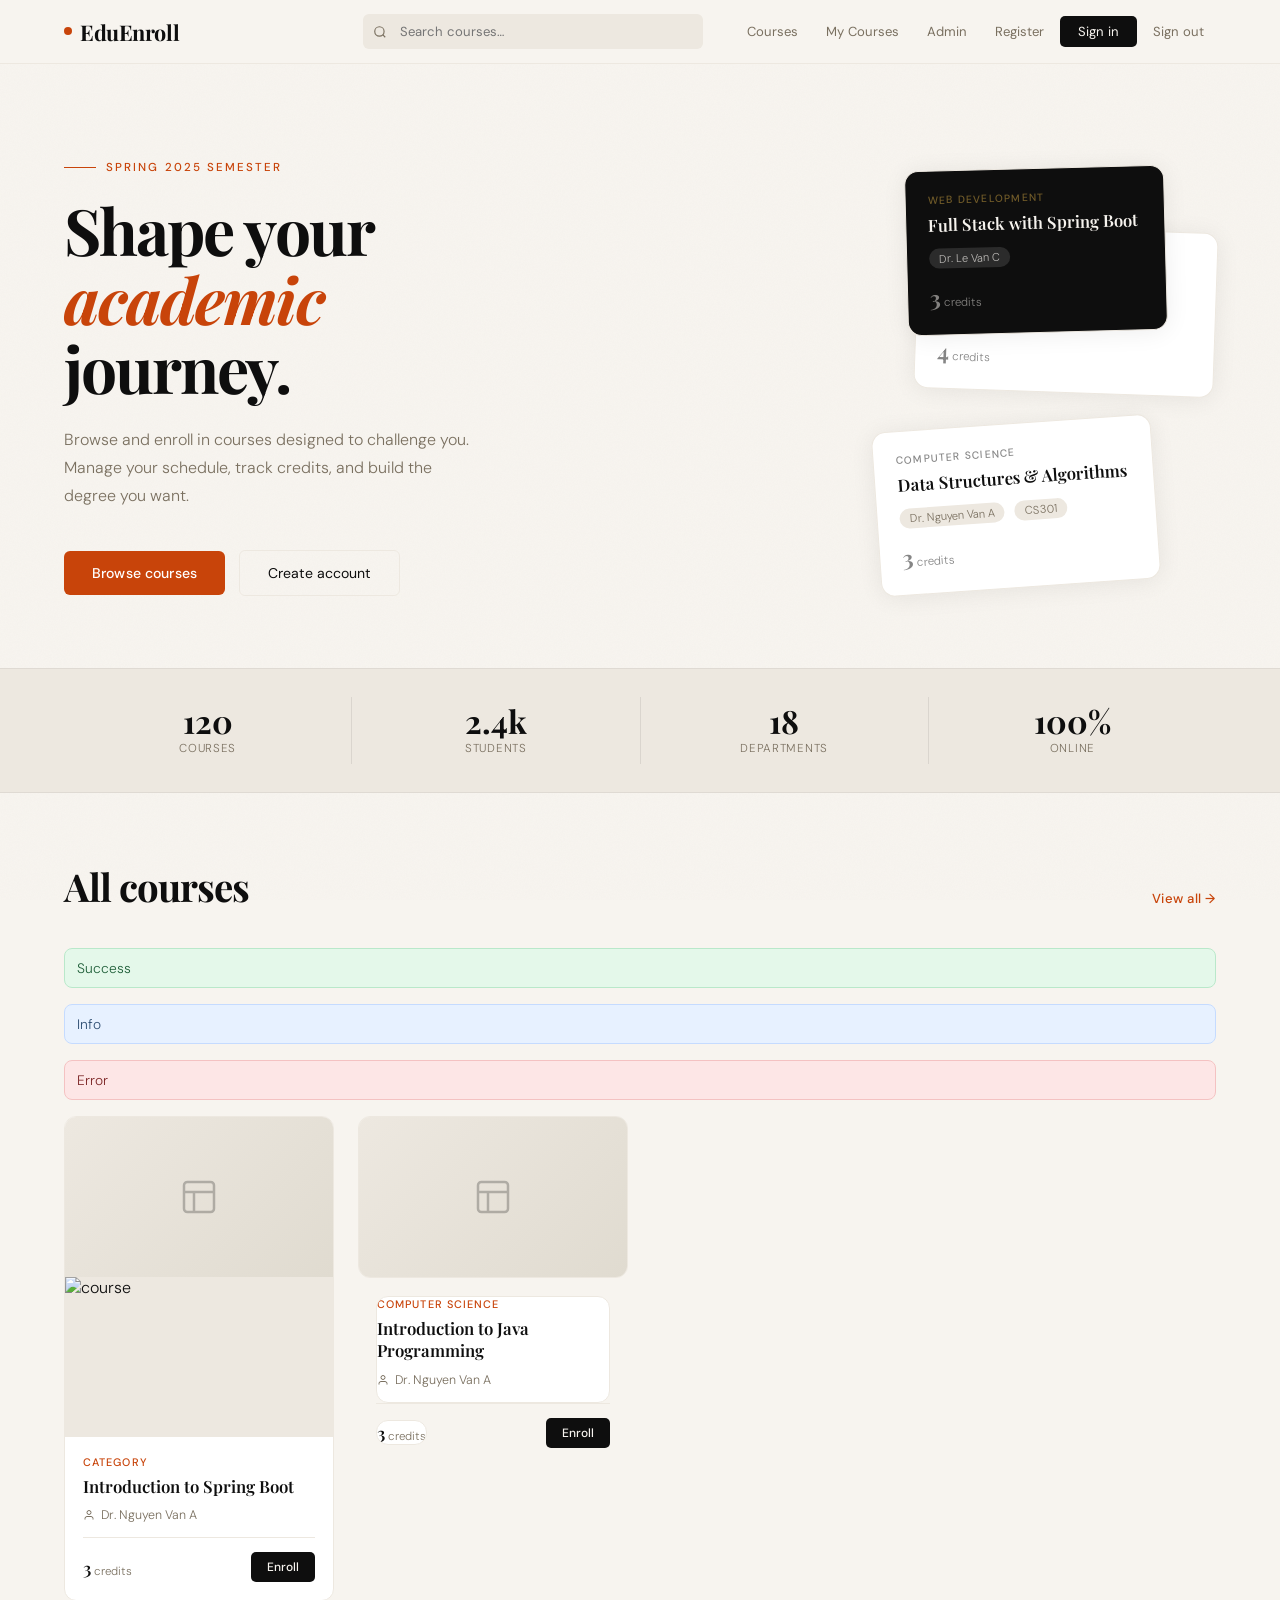
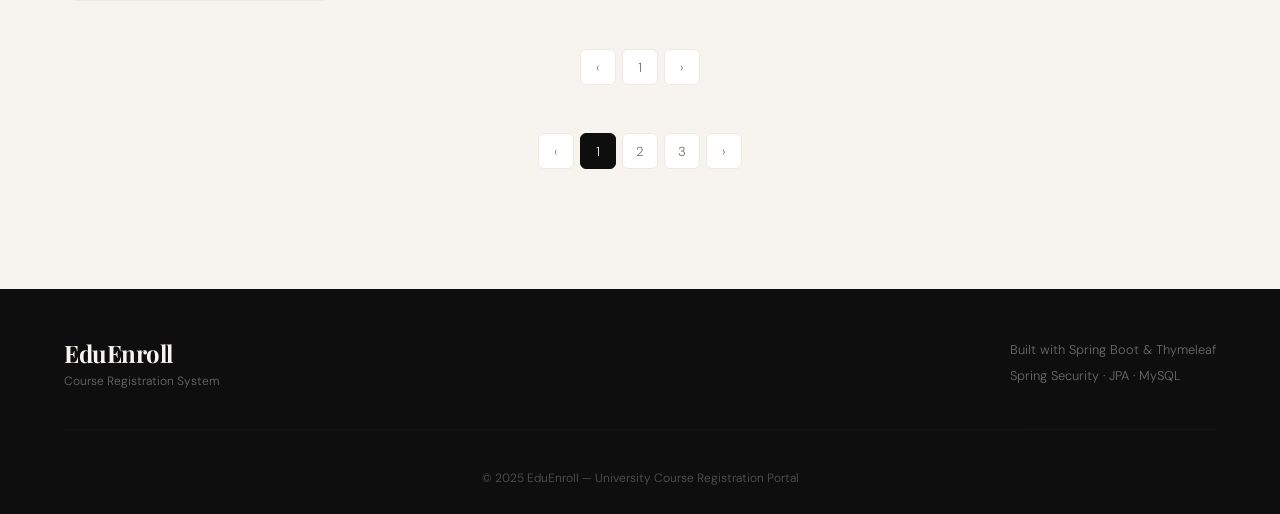
<file: src/main/resources/templates/index.html>
<!DOCTYPE html>
<html lang="en" xmlns:th="http://www.thymeleaf.org"
      xmlns:sec="http://www.thymeleaf.org/extras/spring-security6">
<head>
  <meta charset="UTF-8"/>
  <meta name="viewport" content="width=device-width, initial-scale=1.0"/>
  <title>EduEnroll — Course Registration</title>
  <link rel="preconnect" href="https://fonts.googleapis.com"/>
  <link rel="preconnect" href="https://fonts.gstatic.com" crossorigin/>
  <link href="https://fonts.googleapis.com/css2?family=Playfair+Display:wght@400;600;700&family=DM+Sans:wght@300;400;500&display=swap" rel="stylesheet"/>
  <link rel="stylesheet" th:href="@{/css/index.css}" href="../static/css/index.css"/>
</head>
<body>

<!-- ── NAVBAR ── -->
<nav>
  <a href="/" class="nav-brand">
    <span></span>EduEnroll
  </a>

  <div class="nav-search">
    <svg width="14" height="14" viewBox="0 0 24 24" fill="none" stroke="currentColor" stroke-width="2">
      <circle cx="11" cy="11" r="8"/><path d="m21 21-4.35-4.35"/>
    </svg>
    <!-- th:action="@{/courses/search}" method="get" -->
    <form action="/courses/search" method="get" class="nav-search-form">
      <input type="text" name="keyword" placeholder="Search courses…" th:value="${keyword}"/>
    </form>
  </div>

  <div class="nav-links">
    <a href="/courses">Courses</a>

    <!-- shown only to logged-in STUDENT -->
    <a href="/enroll/my-courses" sec:authorize="hasRole('STUDENT')">My Courses</a>

    <!-- shown only to ADMIN -->
    <a href="/admin/courses" sec:authorize="hasRole('ADMIN')">Admin</a>

    <!-- guest links -->
    <a href="/register" sec:authorize="isAnonymous()">Register</a>
    <a href="/login" class="btn-login" sec:authorize="isAnonymous()">Sign in</a>

    <!-- logout for authenticated users -->
    <form th:action="@{/logout}" method="post" sec:authorize="isAuthenticated()" class="logout-form">
      <button type="submit" class="btn-logout">
        Sign out
      </button>
    </form>
  </div>
</nav>

<!-- ── HERO ── -->
<section class="hero">
  <div class="hero-left">
    <p class="hero-eyebrow">Spring 2025 Semester</p>
    <h1>Shape your<br/><em>academic</em><br/>journey.</h1>
    <p class="hero-sub">Browse and enroll in courses designed to challenge you. Manage your schedule, track credits, and build the degree you want.</p>
    <div class="hero-actions">
      <a href="/courses" class="btn-primary">Browse courses</a>
      <a href="/register" class="btn-secondary" sec:authorize="isAnonymous()">Create account</a>
    </div>
  </div>

  <div class="hero-visual">
    <div class="card-stack">
      <div class="course-card">
        <p class="cc-label">Computer Science</p>
        <p class="cc-title">Data Structures &amp; Algorithms</p>
        <div class="cc-meta">
          <span class="cc-pill">Dr. Nguyen Van A</span>
          <span class="cc-pill">CS301</span>
        </div>
        <p class="cc-credits"><strong>3</strong> credits</p>
      </div>
      <div class="course-card">
        <p class="cc-label">Mathematics</p>
        <p class="cc-title">Linear Algebra for Engineers</p>
        <div class="cc-meta">
          <span class="cc-pill">Prof. Tran Thi B</span>
          <span class="cc-pill">MA201</span>
        </div>
        <p class="cc-credits"><strong>4</strong> credits</p>
      </div>
      <div class="course-card">
        <p class="cc-label cc-label-gold">Web Development</p>
        <p class="cc-title">Full Stack with Spring Boot</p>
        <div class="cc-meta">
          <span class="cc-pill">Dr. Le Van C</span>
        </div>
        <p class="cc-credits"><strong>3</strong> credits</p>
      </div>
    </div>
  </div>
</section>

<!-- ── STATS ── -->
<div class="stats-bar">
  <div class="stats-inner">
    <div class="stat-item">
      <div class="stat-num" th:text="${totalCourses != null ? totalCourses : '120'}">120</div>
      <div class="stat-label">Courses</div>
    </div>
    <div class="stat-item">
      <div class="stat-num" th:text="${totalStudents != null ? totalStudents : '2.4k'}">2.4k</div>
      <div class="stat-label">Students</div>
    </div>
    <div class="stat-item">
      <div class="stat-num" th:text="${totalCategories != null ? totalCategories : '18'}">18</div>
      <div class="stat-label">Departments</div>
    </div>
    <div class="stat-item">
      <div class="stat-num">100%</div>
      <div class="stat-label">Online</div>
    </div>
  </div>
</div>

<!-- ── COURSES LISTING ── -->
<section class="section">
  <div class="section-header">
    <h2>All courses</h2>
    <a href="/courses" class="view-all">View all →</a>
  </div>

  <p class="alert alert-ok" th:if="${successMessage}" th:text="${successMessage}">Success</p>
  <p class="alert alert-info" th:if="${infoMessage}" th:text="${infoMessage}">Info</p>
  <p class="alert alert-err" th:if="${errorMessage}" th:text="${errorMessage}">Error</p>

  <div class="courses-grid">
    <!-- Thymeleaf loop: th:each="course : ${courses}" -->
    <a href="/courses/1" class="course-tile" th:each="course : ${courses}" th:href="@{/courses/{id}(id=${course.id})}">
      <div class="tile-img-placeholder" th:if="${course.image == null}">
        <svg width="40" height="40" viewBox="0 0 24 24" fill="none" stroke="#0e0e0e" stroke-width="1.5">
          <rect x="3" y="3" width="18" height="18" rx="2"/>
          <path d="M3 9h18M9 21V9"/>
        </svg>
      </div>
      <img class="tile-img" th:if="${course.image != null}" th:src="${course.image}" th:alt="${course.name}" alt="course"/>
      <div class="tile-body">
        <p class="tile-category" th:text="${course.category?.name}">Category</p>
        <h3 class="tile-title" th:text="${course.name}">Introduction to Spring Boot</h3>
        <p class="tile-lecturer">
          <svg width="12" height="12" viewBox="0 0 24 24" fill="none" stroke="currentColor" stroke-width="2">
            <path d="M20 21v-2a4 4 0 0 0-4-4H8a4 4 0 0 0-4 4v2"/>
            <circle cx="12" cy="7" r="4"/>
          </svg>
          <span th:text="${course.lecturer}">Dr. Nguyen Van A</span>
        </p>
        <div class="tile-footer">
          <div class="tile-credits">
            <strong th:text="${course.credits}">3</strong> credits
          </div>
          <form sec:authorize="hasRole('STUDENT')"
                th:action="@{/enroll/{id}(id=${course.id})}"
                method="post"
                onsubmit="event.stopPropagation()"
                class="enroll-form">
            <button type="submit" class="btn-enroll">Enroll</button>
          </form>
        </div>
      </div>
    </a>

    <!-- Static fallback cards (visible when ${courses} is null / for static preview) -->
    <th:block th:if="${courses == null}">
      <a href="#" class="course-tile" th:each="i : ${#numbers.sequence(1,5)}">
        <div class="tile-img-placeholder">
          <svg width="40" height="40" viewBox="0 0 24 24" fill="none" stroke="#0e0e0e" stroke-width="1.5">
            <rect x="3" y="3" width="18" height="18" rx="2"/>
            <path d="M3 9h18M9 21V9"/>
          </svg>
        </div>
        <div class="tile-body">
          <p class="tile-category">Computer Science</p>
          <h3 class="tile-title">Introduction to Java Programming</h3>
          <p class="tile-lecturer">
            <svg width="12" height="12" viewBox="0 0 24 24" fill="none" stroke="currentColor" stroke-width="2">
              <path d="M20 21v-2a4 4 0 0 0-4-4H8a4 4 0 0 0-4 4v2"/>
              <circle cx="12" cy="7" r="4"/>
            </svg>
            Dr. Nguyen Van A
          </p>
          <div class="tile-footer">
            <div class="tile-credits"><strong>3</strong> credits</div>
            <a href="#" class="btn-enroll">Enroll</a>
          </div>
        </div>
      </a>
    </th:block>
  </div>

  <!-- ── PAGINATION ── -->
  <div class="pagination" th:if="${totalPages != null and totalPages > 1}">
    <a class="page-btn"
       th:href="${keyword != null and !keyword.isEmpty()} ? @{/courses/search(keyword=${keyword},page=${currentPage - 1})} : @{/courses(page=${currentPage - 1})}"
       th:classappend="${currentPage == 0} ? 'disabled'">&lsaquo;</a>

    <a class="page-btn"
       th:each="i : ${#numbers.sequence(0, totalPages - 1)}"
       th:href="${keyword != null and !keyword.isEmpty()} ? @{/courses/search(keyword=${keyword},page=${i})} : @{/courses(page=${i})}"
       th:text="${i + 1}"
       th:classappend="${i == currentPage} ? 'active'">1</a>

    <a class="page-btn"
       th:href="${keyword != null and !keyword.isEmpty()} ? @{/courses/search(keyword=${keyword},page=${currentPage + 1})} : @{/courses(page=${currentPage + 1})}"
       th:classappend="${currentPage == totalPages - 1} ? 'disabled'">&rsaquo;</a>
  </div>

  <!-- Static pagination preview -->
  <div class="pagination" th:if="${totalPages == null}">
    <a href="#" class="page-btn">&lsaquo;</a>
    <a href="#" class="page-btn active">1</a>
    <a href="#" class="page-btn">2</a>
    <a href="#" class="page-btn">3</a>
    <a href="#" class="page-btn">&rsaquo;</a>
  </div>
</section>

<!-- ── FOOTER ── -->
<footer>
  <div class="footer-inner">
    <div>
      <div class="footer-brand">
        EduEnroll
        <small>Course Registration System</small>
      </div>
    </div>
    <div class="footer-tech">
      <div>Built with Spring Boot &amp; Thymeleaf</div>
      <div>Spring Security · JPA · MySQL</div>
    </div>
  </div>
  <div class="footer-copy">
    &copy; 2025 EduEnroll — University Course Registration Portal
  </div>
</footer>

</body>
</html>
</file>
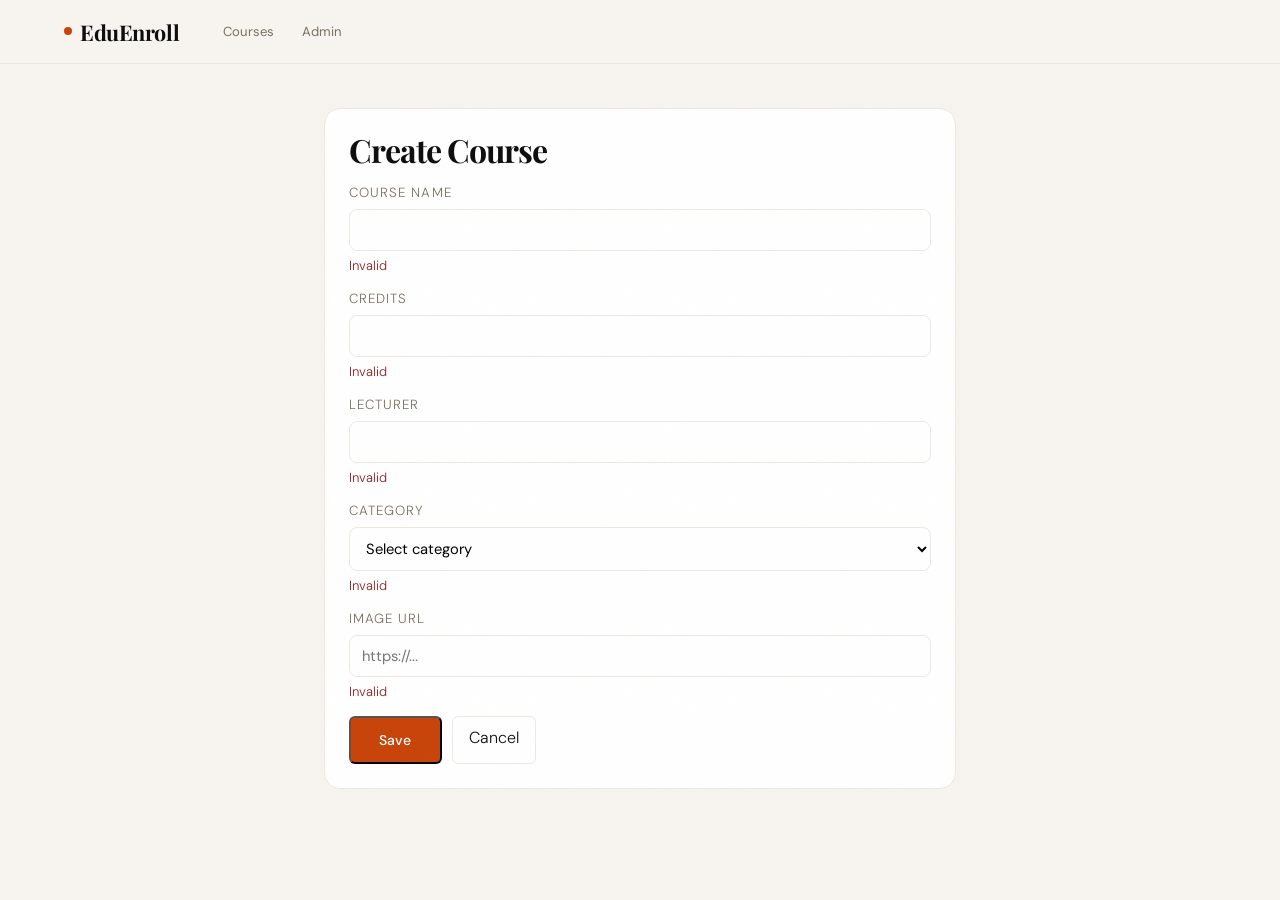
<file: src/main/resources/templates/admin/course-form.html>
<!DOCTYPE html>
<html lang="en" xmlns:th="http://www.thymeleaf.org">
<head>
    <meta charset="UTF-8"/>
    <meta name="viewport" content="width=device-width, initial-scale=1.0"/>
    <title th:text="${formTitle} + ' - EduEnroll'">Course Form - EduEnroll</title>
    <link rel="preconnect" href="https://fonts.googleapis.com"/>
    <link rel="preconnect" href="https://fonts.gstatic.com" crossorigin/>
    <link href="https://fonts.googleapis.com/css2?family=Playfair+Display:wght@400;600;700&family=DM+Sans:wght@300;400;500&display=swap" rel="stylesheet"/>
    <link rel="stylesheet" th:href="@{/css/index.css}" href="../../static/css/index.css"/>
    <style>
        .form-shell { max-width: 760px; margin: 44px auto; padding: 0 5vw 56px; }
        .form-card { background: #fff; border: 1px solid var(--cream); border-radius: 16px; padding: 24px; }
        .form-title { font-family: var(--serif); font-size: 2rem; margin-bottom: 16px; }
        .field { margin-bottom: 16px; }
        .field label { display: block; margin-bottom: 8px; font-size: 0.83rem; letter-spacing: 0.08em; text-transform: uppercase; color: var(--muted); }
        .field input, .field select { width: 100%; border: 1px solid var(--cream); border-radius: 8px; padding: 10px 12px; font-size: 0.92rem; font-family: var(--sans); background: #fff; }
        .field .err { margin-top: 6px; color: #8e1f1f; font-size: 0.82rem; }
        .form-actions { display: flex; gap: 10px; margin-top: 8px; }
        .btn-line { border: 1px solid var(--cream); border-radius: 6px; padding: 10px 16px; text-decoration: none; color: var(--ink); }
        @media (max-width: 720px) { .form-title { font-size: 1.6rem; } }
    </style>
</head>
<body>
<nav>
    <a href="/" class="nav-brand"><span></span>EduEnroll</a>
    <div class="nav-links">
        <a href="/courses">Courses</a>
        <a href="/admin/courses">Admin</a>
    </div>
</nav>

<main class="form-shell">
    <div class="form-card">
        <h1 class="form-title" th:text="${formTitle}">Create Course</h1>

        <form th:action="@{${submitPath}}" th:object="${courseForm}" method="post">
            <div class="field">
                <label for="name">Course Name</label>
                <input id="name" type="text" th:field="*{name}"/>
                <p class="err" th:if="${#fields.hasErrors('name')}" th:errors="*{name}">Invalid</p>
            </div>

            <div class="field">
                <label for="credits">Credits</label>
                <input id="credits" type="number" min="1" max="10" th:field="*{credits}"/>
                <p class="err" th:if="${#fields.hasErrors('credits')}" th:errors="*{credits}">Invalid</p>
            </div>

            <div class="field">
                <label for="lecturer">Lecturer</label>
                <input id="lecturer" type="text" th:field="*{lecturer}"/>
                <p class="err" th:if="${#fields.hasErrors('lecturer')}" th:errors="*{lecturer}">Invalid</p>
            </div>

            <div class="field">
                <label for="categoryId">Category</label>
                <select id="categoryId" th:field="*{categoryId}">
                    <option value="">Select category</option>
                    <option th:each="category : ${categories}" th:value="${category.id}" th:text="${category.name}">Category</option>
                </select>
                <p class="err" th:if="${#fields.hasErrors('categoryId')}" th:errors="*{categoryId}">Invalid</p>
            </div>

            <div class="field">
                <label for="image">Image URL</label>
                <input id="image" type="text" th:field="*{image}" placeholder="https://..."/>
                <p class="err" th:if="${#fields.hasErrors('image')}" th:errors="*{image}">Invalid</p>
            </div>

            <div class="form-actions">
                <button class="btn-primary" type="submit">Save</button>
                <a href="/admin/courses" class="btn-line">Cancel</a>
            </div>
        </form>
    </div>
</main>
</body>
</html>
</file>
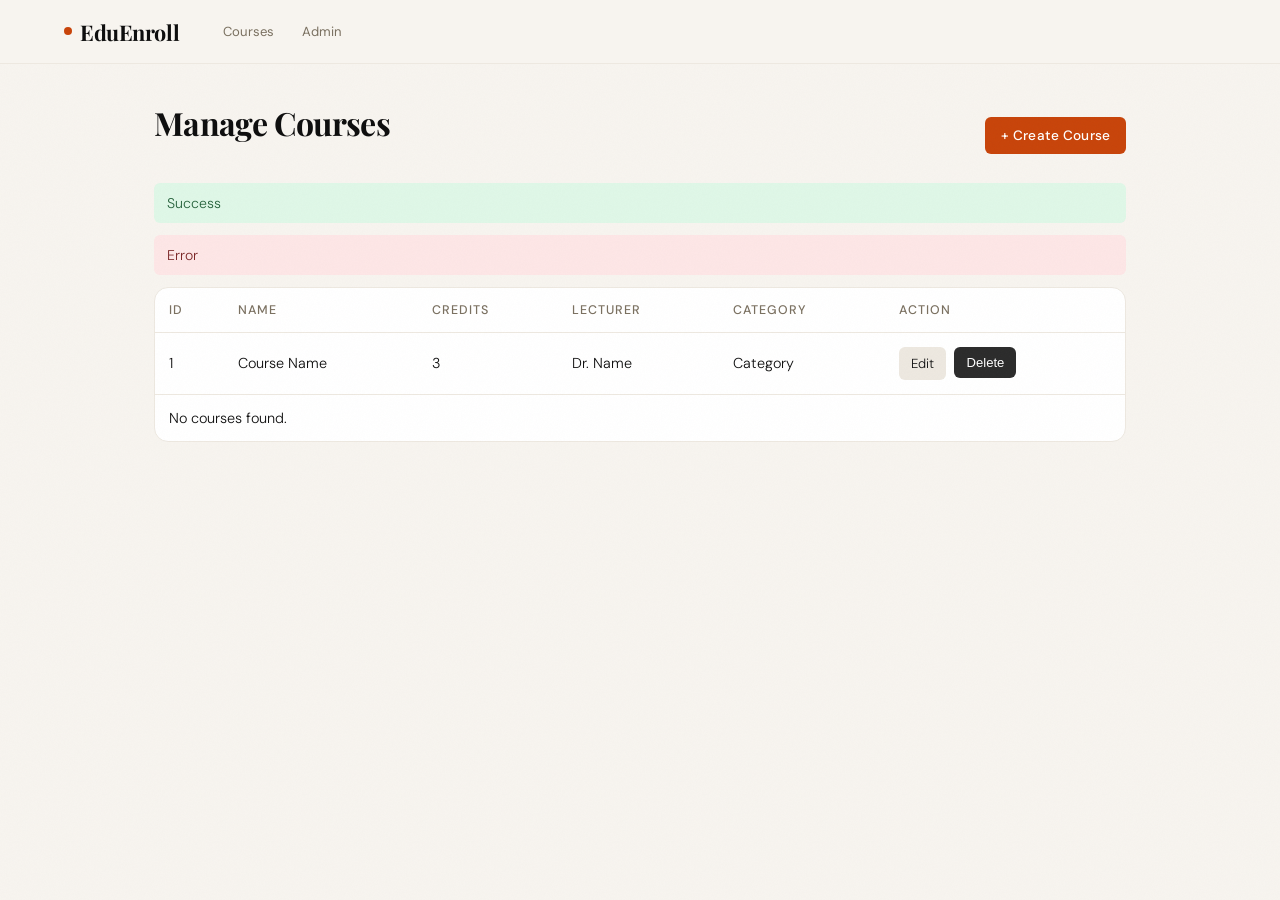
<file: src/main/resources/templates/admin/course-list.html>
<!DOCTYPE html>
<html lang="en" xmlns:th="http://www.thymeleaf.org">
<head>
    <meta charset="UTF-8"/>
    <meta name="viewport" content="width=device-width, initial-scale=1.0"/>
    <title>Admin Courses - EduEnroll</title>
    <link rel="preconnect" href="https://fonts.googleapis.com"/>
    <link rel="preconnect" href="https://fonts.gstatic.com" crossorigin/>
    <link href="https://fonts.googleapis.com/css2?family=Playfair+Display:wght@400;600;700&family=DM+Sans:wght@300;400;500&display=swap" rel="stylesheet"/>
    <link rel="stylesheet" th:href="@{/css/index.css}" href="../../static/css/index.css"/>
    <style>
        .admin-shell { max-width: 1100px; margin: 42px auto; padding: 0 5vw 56px; }
        .admin-top { display: flex; justify-content: space-between; align-items: center; margin-bottom: 18px; gap: 12px; }
        .admin-title { font-family: var(--serif); font-size: 2rem; letter-spacing: -0.02em; }
        .btn-small { padding: 10px 16px; font-size: 0.85rem; border-radius: 6px; text-decoration: none; }
        .alert { margin: 12px 0; padding: 10px 12px; border-radius: 6px; font-size: 0.88rem; }
        .alert.ok { background: #dff7e7; color: #24613a; }
        .alert.err { background: #fde6e6; color: #7b2525; }
        .table-wrap { background: #fff; border: 1px solid var(--cream); border-radius: 14px; overflow-x: auto; }
        table { width: 100%; border-collapse: collapse; min-width: 760px; }
        th, td { text-align: left; padding: 14px; border-bottom: 1px solid var(--cream); font-size: 0.9rem; }
        th { font-weight: 500; color: var(--muted); font-size: 0.78rem; text-transform: uppercase; letter-spacing: 0.08em; }
        tr:last-child td { border-bottom: none; }
        .actions { display: flex; gap: 8px; }
        .btn-action { border: none; background: var(--cream); color: var(--ink); padding: 8px 12px; border-radius: 6px; cursor: pointer; text-decoration: none; font-size: 0.82rem; }
        .btn-delete { background: #2b2b2b; color: #fff; }
        @media (max-width: 720px) {
            .admin-title { font-size: 1.6rem; }
            .admin-top { flex-direction: column; align-items: flex-start; }
        }
    </style>
</head>
<body>
<nav>
    <a href="/" class="nav-brand"><span></span>EduEnroll</a>
    <div class="nav-links">
        <a href="/courses">Courses</a>
        <a href="/admin/courses">Admin</a>
    </div>
</nav>

<main class="admin-shell">
    <div class="admin-top">
        <h1 class="admin-title">Manage Courses</h1>
        <a class="btn-primary btn-small" href="/admin/courses/new">+ Create Course</a>
    </div>

    <p th:if="${successMessage}" th:text="${successMessage}" class="alert ok">Success</p>
    <p th:if="${errorMessage}" th:text="${errorMessage}" class="alert err">Error</p>

    <div class="table-wrap">
        <table>
            <thead>
            <tr>
                <th>ID</th>
                <th>Name</th>
                <th>Credits</th>
                <th>Lecturer</th>
                <th>Category</th>
                <th>Action</th>
            </tr>
            </thead>
            <tbody>
            <tr th:each="course : ${courses}">
                <td th:text="${course.id}">1</td>
                <td th:text="${course.name}">Course Name</td>
                <td th:text="${course.credits}">3</td>
                <td th:text="${course.lecturer}">Dr. Name</td>
                <td th:text="${course.category != null ? course.category.name : 'N/A'}">Category</td>
                <td>
                    <div class="actions">
                        <a class="btn-action" th:href="@{/admin/courses/{id}/edit(id=${course.id})}">Edit</a>
                        <form th:action="@{/admin/courses/{id}/delete(id=${course.id})}" method="post" onsubmit="return confirm('Delete this course?');">
                            <button type="submit" class="btn-action btn-delete">Delete</button>
                        </form>
                    </div>
                </td>
            </tr>
            <tr th:if="${#lists.isEmpty(courses)}">
                <td colspan="6">No courses found.</td>
            </tr>
            </tbody>
        </table>
    </div>
</main>
</body>
</html>
</file>
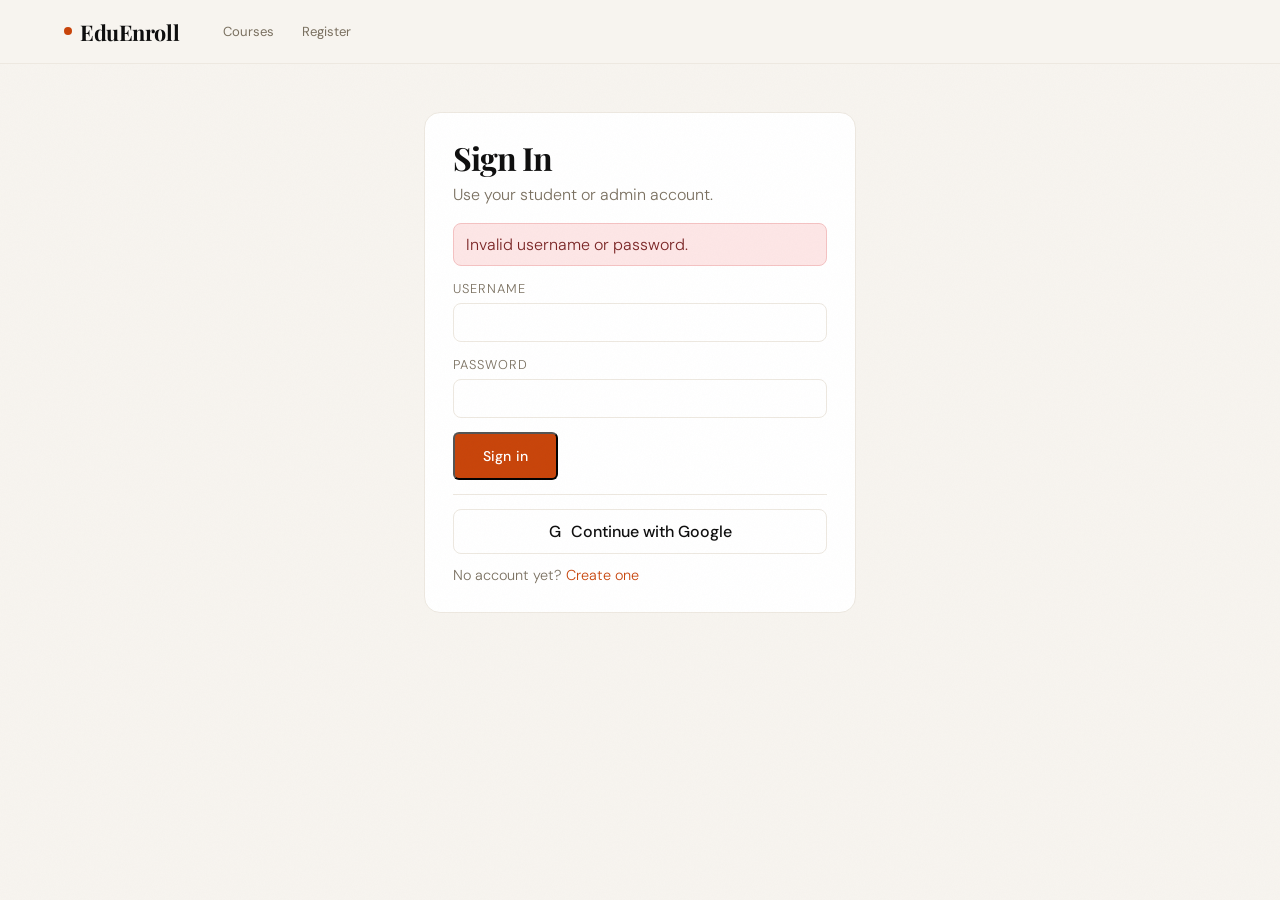
<file: src/main/resources/templates/auth/login.html>
<!DOCTYPE html>
<html lang="en" xmlns:th="http://www.thymeleaf.org">
<head>
    <meta charset="UTF-8"/>
    <meta name="viewport" content="width=device-width, initial-scale=1.0"/>
    <title>Sign In - EduEnroll</title>
    <link rel="preconnect" href="https://fonts.googleapis.com"/>
    <link rel="preconnect" href="https://fonts.gstatic.com" crossorigin/>
    <link href="https://fonts.googleapis.com/css2?family=Playfair+Display:wght@400;600;700&family=DM+Sans:wght@300;400;500&display=swap" rel="stylesheet"/>
    <link rel="stylesheet" th:href="@{/css/index.css}" href="../../static/css/index.css"/>
    <style>
        .auth-shell { max-width: 560px; margin: 48px auto; padding: 0 5vw 56px; }
        .auth-card { background: #fff; border: 1px solid var(--cream); border-radius: 16px; padding: 28px; }
        .auth-title { font-family: var(--serif); font-size: 2rem; margin-bottom: 8px; }
        .auth-sub { color: var(--muted); margin-bottom: 18px; }
        .field { margin-bottom: 14px; }
        .field label { display: block; font-size: 0.8rem; letter-spacing: 0.08em; color: var(--muted); text-transform: uppercase; margin-bottom: 6px; }
        .field input { width: 100%; border: 1px solid var(--cream); border-radius: 8px; padding: 10px 12px; font-family: var(--sans); }
        .err { background: #fde6e6; border: 1px solid #f4c2c2; color: #7b2525; padding: 10px 12px; border-radius: 8px; margin-bottom: 14px; }
        .oauth-wrap { margin-top: 14px; padding-top: 14px; border-top: 1px solid var(--cream); }
        .btn-google { display: inline-flex; align-items: center; justify-content: center; gap: 10px; width: 100%; padding: 11px 14px; border: 1px solid var(--cream); border-radius: 8px; text-decoration: none; color: var(--ink); background: #fff; font-weight: 500; }
        .btn-google:hover { border-color: var(--muted); }
        .muted-link { margin-top: 12px; font-size: 0.9rem; color: var(--muted); }
        .muted-link a { color: var(--accent); text-decoration: none; }
    </style>
</head>
<body>
<nav>
    <a href="/" class="nav-brand"><span></span>EduEnroll</a>
    <div class="nav-links">
        <a href="/courses">Courses</a>
        <a href="/register">Register</a>
    </div>
</nav>

<main class="auth-shell">
    <div class="auth-card">
        <h1 class="auth-title">Sign In</h1>
        <p class="auth-sub">Use your student or admin account.</p>

        <p class="err" th:if="${param.error}">Invalid username or password.</p>

        <form th:action="@{/login}" method="post">
            <div class="field">
                <label for="username">Username</label>
                <input id="username" type="text" name="username" required/>
            </div>

            <div class="field">
                <label for="password">Password</label>
                <input id="password" type="password" name="password" required/>
            </div>

            <button class="btn-primary" type="submit">Sign in</button>
        </form>

        <div class="oauth-wrap">
            <a class="btn-google" href="/oauth2/authorization/google">
                <span>G</span>
                <span>Continue with Google</span>
            </a>
        </div>

        <p class="muted-link">No account yet? <a href="/register">Create one</a></p>
    </div>
</main>
</body>
</html>
</file>
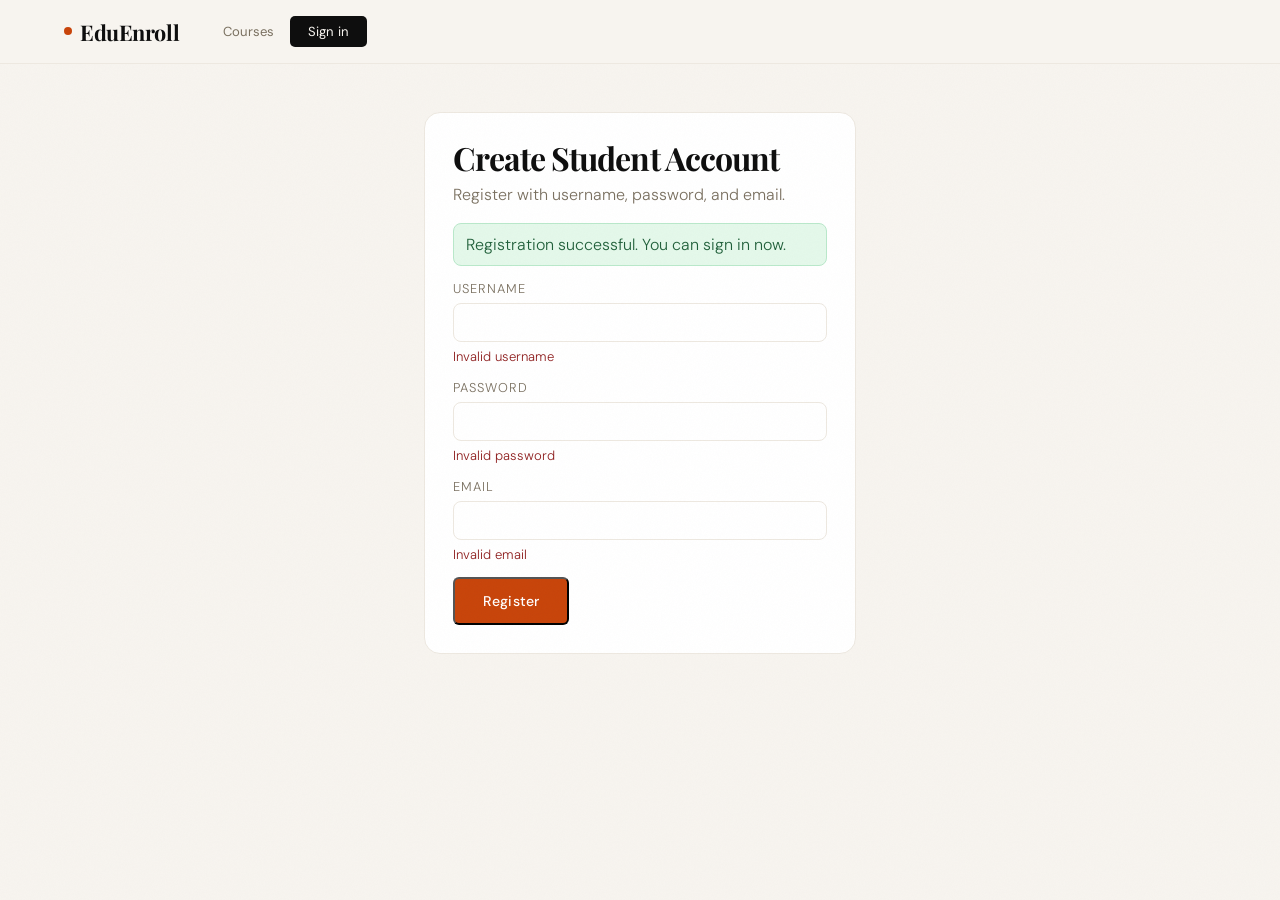
<file: src/main/resources/templates/auth/register.html>
<!DOCTYPE html>
<html lang="en" xmlns:th="http://www.thymeleaf.org">
<head>
    <meta charset="UTF-8"/>
    <meta name="viewport" content="width=device-width, initial-scale=1.0"/>
    <title>Register - EduEnroll</title>
    <link rel="preconnect" href="https://fonts.googleapis.com"/>
    <link rel="preconnect" href="https://fonts.gstatic.com" crossorigin/>
    <link href="https://fonts.googleapis.com/css2?family=Playfair+Display:wght@400;600;700&family=DM+Sans:wght@300;400;500&display=swap" rel="stylesheet"/>
    <link rel="stylesheet" th:href="@{/css/index.css}" href="../../static/css/index.css"/>
    <style>
        .auth-shell { max-width: 560px; margin: 48px auto; padding: 0 5vw 56px; }
        .auth-card { background: #fff; border: 1px solid var(--cream); border-radius: 16px; padding: 28px; }
        .auth-title { font-family: var(--serif); font-size: 2rem; margin-bottom: 8px; }
        .auth-sub { color: var(--muted); margin-bottom: 18px; }
        .field { margin-bottom: 14px; }
        .field label { display: block; font-size: 0.8rem; letter-spacing: 0.08em; color: var(--muted); text-transform: uppercase; margin-bottom: 6px; }
        .field input { width: 100%; border: 1px solid var(--cream); border-radius: 8px; padding: 10px 12px; font-family: var(--sans); }
        .err { color: #8f1f1f; font-size: 0.82rem; margin-top: 6px; }
        .ok { background: #e4f8ea; border: 1px solid #b9e8ca; color: #1f5f39; padding: 10px 12px; border-radius: 8px; margin-bottom: 14px; }
    </style>
</head>
<body>
<nav>
    <a href="/" class="nav-brand"><span></span>EduEnroll</a>
    <div class="nav-links">
        <a href="/courses">Courses</a>
        <a href="/login" class="btn-login">Sign in</a>
    </div>
</nav>

<main class="auth-shell">
    <div class="auth-card">
        <h1 class="auth-title">Create Student Account</h1>
        <p class="auth-sub">Register with username, password, and email.</p>

        <p class="ok" th:if="${registered}">Registration successful. You can sign in now.</p>

        <form th:action="@{/register}" th:object="${registerForm}" method="post">
            <div class="field">
                <label for="username">Username</label>
                <input id="username" type="text" th:field="*{username}"/>
                <p class="err" th:if="${#fields.hasErrors('username')}" th:errors="*{username}">Invalid username</p>
            </div>

            <div class="field">
                <label for="password">Password</label>
                <input id="password" type="password" th:field="*{password}"/>
                <p class="err" th:if="${#fields.hasErrors('password')}" th:errors="*{password}">Invalid password</p>
            </div>

            <div class="field">
                <label for="email">Email</label>
                <input id="email" type="email" th:field="*{email}"/>
                <p class="err" th:if="${#fields.hasErrors('email')}" th:errors="*{email}">Invalid email</p>
            </div>

            <button class="btn-primary" type="submit">Register</button>
        </form>
    </div>
</main>
</body>
</html>
</file>
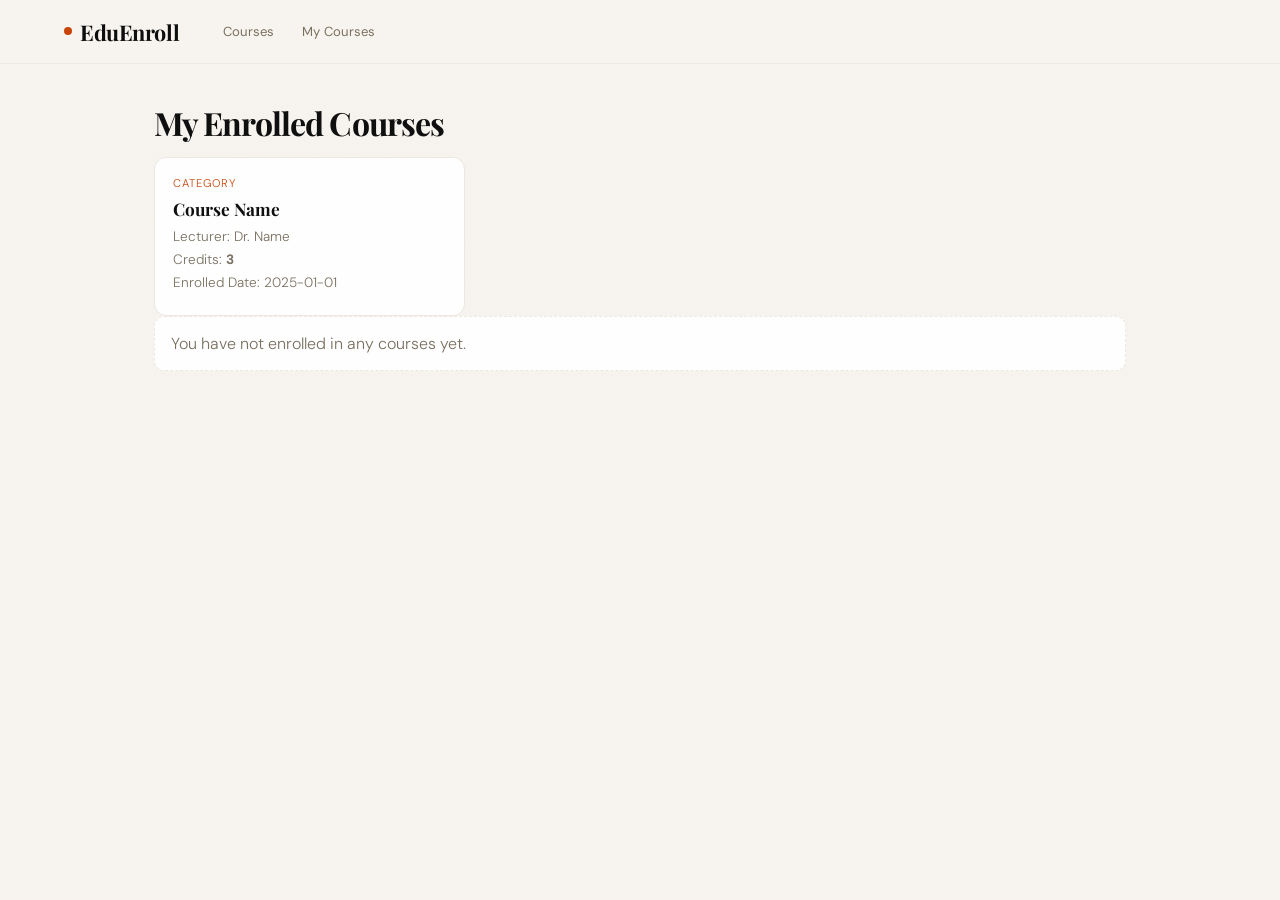
<file: src/main/resources/templates/enroll/my-courses.html>
<!DOCTYPE html>
<html lang="en" xmlns:th="http://www.thymeleaf.org">
<head>
    <meta charset="UTF-8"/>
    <meta name="viewport" content="width=device-width, initial-scale=1.0"/>
    <title>My Courses - EduEnroll</title>
    <link rel="preconnect" href="https://fonts.googleapis.com"/>
    <link rel="preconnect" href="https://fonts.gstatic.com" crossorigin/>
    <link href="https://fonts.googleapis.com/css2?family=Playfair+Display:wght@400;600;700&family=DM+Sans:wght@300;400;500&display=swap" rel="stylesheet"/>
    <link rel="stylesheet" th:href="@{/css/index.css}" href="../../static/css/index.css"/>
    <style>
        .my-shell { max-width: 1100px; margin: 42px auto; padding: 0 5vw 56px; }
        .my-title { font-family: var(--serif); font-size: 2rem; margin-bottom: 16px; }
        .my-grid { display: grid; grid-template-columns: repeat(auto-fill, minmax(260px, 1fr)); gap: 20px; }
        .my-card { background: #fff; border: 1px solid var(--cream); border-radius: 12px; padding: 18px; }
        .my-cat { font-size: 0.7rem; text-transform: uppercase; letter-spacing: 0.09em; color: var(--accent); margin-bottom: 7px; }
        .my-name { font-family: var(--serif); font-size: 1.08rem; margin-bottom: 8px; }
        .my-meta { color: var(--muted); font-size: 0.85rem; margin-bottom: 6px; }
        .empty { background: #fff; border: 1px dashed var(--cream); border-radius: 10px; padding: 16px; color: var(--muted); }
    </style>
</head>
<body>
<nav>
    <a href="/" class="nav-brand"><span></span>EduEnroll</a>
    <div class="nav-links">
        <a href="/courses">Courses</a>
        <a href="/enroll/my-courses">My Courses</a>
    </div>
</nav>

<main class="my-shell">
    <h1 class="my-title">My Enrolled Courses</h1>

    <div class="my-grid" th:if="${!#lists.isEmpty(enrollments)}">
        <article class="my-card" th:each="enrollment : ${enrollments}">
            <p class="my-cat" th:text="${enrollment.course.category != null ? enrollment.course.category.name : 'General'}">Category</p>
            <h3 class="my-name" th:text="${enrollment.course.name}">Course Name</h3>
            <p class="my-meta">
                Lecturer: <span th:text="${enrollment.course.lecturer}">Dr. Name</span>
            </p>
            <p class="my-meta">
                Credits: <strong th:text="${enrollment.course.credits}">3</strong>
            </p>
            <p class="my-meta">
                Enrolled Date: <span th:text="${enrollment.enrollDate}">2025-01-01</span>
            </p>
        </article>
    </div>

    <p class="empty" th:if="${#lists.isEmpty(enrollments)}">You have not enrolled in any courses yet.</p>
</main>
</body>
</html>
</file>
<file: src/main/resources/static/css/index.css>
*, *::before, *::after { box-sizing: border-box; margin: 0; padding: 0; }

:root {
  --ink:     #0e0e0e;
  --paper:   #f7f4ef;
  --cream:   #ede8e0;
  --accent:  #c8440a;
  --gold:    #d4a843;
  --muted:   #7a7060;
  --serif:   'Playfair Display', Georgia, serif;
  --sans:    'DM Sans', sans-serif;
}

html { scroll-behavior: smooth; }

body {
  background: var(--paper);
  color: var(--ink);
  font-family: var(--sans);
  font-weight: 300;
  min-height: 100vh;
  overflow-x: hidden;
}

/* noise texture overlay */
body::before {
  content: '';
  position: fixed; inset: 0; z-index: 0;
  pointer-events: none;
  background-image: url("data:image/svg+xml,%3Csvg viewBox='0 0 200 200' xmlns='http://www.w3.org/2000/svg'%3E%3Cfilter id='n'%3E%3CfeTurbulence type='fractalNoise' baseFrequency='0.75' numOctaves='4' stitchTiles='stitch'/%3E%3C/filter%3E%3Crect width='100%25' height='100%25' filter='url(%23n)' opacity='0.035'/%3E%3C/svg%3E");
  background-size: 200px 200px;
  opacity: 0.6;
}

/* NAVBAR */
nav {
  position: sticky; top: 0; z-index: 100;
  background: var(--paper);
  border-bottom: 1px solid var(--cream);
  display: flex; align-items: center;
  padding: 0 5vw;
  height: 64px;
  gap: 2rem;
}

.nav-brand {
  font-family: var(--serif);
  font-size: 1.35rem;
  font-weight: 700;
  color: var(--ink);
  text-decoration: none;
  letter-spacing: -0.02em;
  display: flex; align-items: center; gap: 8px;
}

.nav-brand span {
  display: inline-block;
  width: 8px; height: 8px;
  border-radius: 50%;
  background: var(--accent);
  margin-bottom: 2px;
}

.nav-search {
  flex: 1; max-width: 340px; margin-left: auto;
  position: relative;
}

.nav-search input {
  width: 100%;
  background: var(--cream);
  border: 1px solid transparent;
  border-radius: 6px;
  padding: 8px 14px 8px 36px;
  font-family: var(--sans);
  font-size: 0.82rem;
  color: var(--ink);
  outline: none;
  transition: border-color 0.2s;
}

.nav-search input:focus { border-color: var(--gold); }

.nav-search svg {
  position: absolute; left: 10px; top: 50%;
  transform: translateY(-50%);
  color: var(--muted);
}

.nav-search-form,
.logout-form {
  display: contents;
}

.nav-links { display: flex; gap: 0.25rem; align-items: center; }

.nav-links a {
  font-size: 0.82rem;
  font-weight: 400;
  color: var(--muted);
  text-decoration: none;
  padding: 6px 12px;
  border-radius: 4px;
  transition: color 0.2s, background 0.2s;
}

.nav-links a:hover { color: var(--ink); background: var(--cream); }

.btn-login {
  font-size: 0.82rem;
  font-weight: 500;
  color: var(--paper) !important;
  background: var(--ink) !important;
  padding: 7px 18px !important;
  border-radius: 5px !important;
}

.btn-login:hover { background: var(--accent) !important; color: #fff !important; }

.btn-logout {
  background: none;
  border: none;
  cursor: pointer;
  font-family: var(--sans);
  font-size: 0.82rem;
  color: var(--muted);
  padding: 6px 12px;
  border-radius: 4px;
}

.btn-logout:hover {
  color: var(--ink);
  background: var(--cream);
}

/* HERO */
.hero {
  position: relative; z-index: 1;
  padding: 96px 5vw 72px;
  display: grid;
  grid-template-columns: 1fr 1fr;
  align-items: center;
  gap: 4rem;
  max-width: 1280px;
  margin: 0 auto;
}

.hero-eyebrow {
  font-size: 0.72rem;
  font-weight: 500;
  letter-spacing: 0.18em;
  text-transform: uppercase;
  color: var(--accent);
  margin-bottom: 20px;
  display: flex; align-items: center; gap: 10px;
}

.hero-eyebrow::before {
  content: '';
  display: inline-block;
  width: 32px; height: 1px;
  background: var(--accent);
}

h1 {
  font-family: var(--serif);
  font-size: clamp(2.8rem, 5vw, 4.2rem);
  font-weight: 700;
  line-height: 1.08;
  letter-spacing: -0.03em;
  color: var(--ink);
  margin-bottom: 24px;
}

h1 em {
  font-style: italic;
  color: var(--accent);
}

.hero-sub {
  font-size: 1rem;
  font-weight: 300;
  line-height: 1.75;
  color: var(--muted);
  max-width: 420px;
  margin-bottom: 40px;
}

.hero-actions { display: flex; gap: 14px; flex-wrap: wrap; align-items: center; }

.btn-primary {
  display: inline-block;
  background: var(--accent);
  color: #fff;
  font-family: var(--sans);
  font-size: 0.88rem;
  font-weight: 500;
  padding: 13px 28px;
  border-radius: 6px;
  text-decoration: none;
  letter-spacing: 0.01em;
  transition: background 0.2s, transform 0.15s;
}

.btn-primary:hover { background: #a83608; transform: translateY(-1px); }

.btn-secondary {
  display: inline-block;
  color: var(--ink);
  font-family: var(--sans);
  font-size: 0.88rem;
  font-weight: 400;
  padding: 13px 28px;
  border-radius: 6px;
  text-decoration: none;
  border: 1px solid var(--cream);
  transition: border-color 0.2s;
}

.btn-secondary:hover { border-color: var(--muted); }

.hero-visual {
  position: relative;
  display: flex; justify-content: flex-end;
}

.card-stack {
  position: relative;
  width: 340px; height: 420px;
}

.course-card {
  position: absolute;
  background: #fff;
  border-radius: 14px;
  padding: 22px;
  box-shadow: 0 2px 24px rgba(0,0,0,0.07);
  border: 1px solid var(--cream);
  transition: transform 0.3s;
}

.course-card:nth-child(1) {
  width: 280px; bottom: 0; left: 0;
  transform: rotate(-4deg);
  z-index: 1;
}
.course-card:nth-child(2) {
  width: 300px; top: 60px; right: 0;
  transform: rotate(2deg);
  z-index: 2;
}
.course-card:nth-child(3) {
  width: 260px; top: 0; left: 30px;
  transform: rotate(-1.5deg);
  z-index: 3;
  background: var(--ink); color: var(--paper);
}

.card-stack:hover .course-card:nth-child(1) { transform: rotate(-6deg) translateY(-6px); }
.card-stack:hover .course-card:nth-child(2) { transform: rotate(3deg) translateY(-4px); }
.card-stack:hover .course-card:nth-child(3) { transform: rotate(-2.5deg) translateY(-8px); }

.cc-label {
  font-size: 0.65rem;
  font-weight: 500;
  letter-spacing: 0.12em;
  text-transform: uppercase;
  opacity: 0.5;
  margin-bottom: 8px;
}

.cc-label-gold {
  color: var(--gold);
}

.cc-title {
  font-family: var(--serif);
  font-size: 1.05rem;
  font-weight: 600;
  line-height: 1.3;
  margin-bottom: 12px;
}

.cc-meta {
  display: flex; gap: 10px; flex-wrap: wrap;
}

.cc-pill {
  font-size: 0.7rem;
  padding: 3px 10px;
  border-radius: 20px;
  background: var(--cream);
  color: var(--muted);
}

.course-card:nth-child(3) .cc-pill {
  background: rgba(255,255,255,0.12);
  color: rgba(247,244,239,0.7);
}

.cc-credits {
  margin-top: 14px;
  font-size: 0.72rem;
  opacity: 0.5;
}

.cc-credits strong { font-size: 1.4rem; font-family: var(--serif); opacity: 1; }

/* STATS BAR */
.stats-bar {
  position: relative; z-index: 1;
  background: var(--cream);
  border-top: 1px solid rgba(0,0,0,0.06);
  border-bottom: 1px solid rgba(0,0,0,0.06);
  padding: 28px 5vw;
}

.stats-inner {
  max-width: 1280px; margin: 0 auto;
  display: flex; gap: 0; justify-content: space-between;
  flex-wrap: wrap;
}

.stat-item {
  text-align: center;
  flex: 1; min-width: 120px;
  padding: 8px 16px;
  border-right: 1px solid rgba(0,0,0,0.08);
}

.stat-item:last-child { border-right: none; }

.stat-num {
  font-family: var(--serif);
  font-size: 2rem;
  font-weight: 700;
  color: var(--ink);
  line-height: 1;
  margin-bottom: 4px;
}

.stat-label {
  font-size: 0.72rem;
  color: var(--muted);
  letter-spacing: 0.06em;
  text-transform: uppercase;
}

/* COURSES SECTION */
.section {
  position: relative; z-index: 1;
  max-width: 1280px; margin: 0 auto;
  padding: 72px 5vw;
}

.alert {
  margin-bottom: 16px;
  padding: 10px 12px;
  border-radius: 8px;
  font-size: 0.86rem;
  border: 1px solid transparent;
}

.alert-ok {
  color: #1f5f39;
  background: #e4f8ea;
  border-color: #b9e8ca;
}

.alert-info {
  color: #2f4f73;
  background: #e7f1ff;
  border-color: #c5dbff;
}

.alert-err {
  color: #7b2525;
  background: #fde6e6;
  border-color: #f4c2c2;
}

.section-header {
  display: flex; align-items: flex-end;
  justify-content: space-between;
  margin-bottom: 40px;
  flex-wrap: wrap; gap: 16px;
}

h2 {
  font-family: var(--serif);
  font-size: clamp(1.8rem, 3vw, 2.4rem);
  font-weight: 700;
  letter-spacing: -0.025em;
  line-height: 1.1;
  color: var(--ink);
}

.view-all {
  font-size: 0.82rem;
  color: var(--accent);
  text-decoration: none;
  font-weight: 500;
  letter-spacing: 0.04em;
  border-bottom: 1px solid transparent;
  transition: border-color 0.2s;
}

.view-all:hover { border-color: var(--accent); }

.courses-grid {
  display: grid;
  grid-template-columns: repeat(auto-fill, minmax(260px, 1fr));
  gap: 24px;
}

.course-tile {
  background: #fff;
  border: 1px solid var(--cream);
  border-radius: 12px;
  overflow: hidden;
  text-decoration: none;
  color: var(--ink);
  transition: transform 0.2s, box-shadow 0.2s;
  display: block;
}

.course-tile:hover {
  transform: translateY(-4px);
  box-shadow: 0 8px 32px rgba(0,0,0,0.09);
}

.tile-img {
  width: 100%; height: 160px;
  object-fit: cover;
  display: block;
  background: var(--cream);
  position: relative;
  overflow: hidden;
}

.tile-img-placeholder {
  width: 100%; height: 160px;
  background: linear-gradient(135deg, var(--cream) 0%, #e0dbd0 100%);
  display: flex; align-items: center; justify-content: center;
}

.tile-img-placeholder svg { opacity: 0.25; }

.tile-body { padding: 18px; }

.tile-category {
  font-size: 0.68rem;
  font-weight: 500;
  letter-spacing: 0.1em;
  text-transform: uppercase;
  color: var(--accent);
  margin-bottom: 6px;
}

.tile-title {
  font-family: var(--serif);
  font-size: 1.05rem;
  font-weight: 600;
  line-height: 1.35;
  margin-bottom: 10px;
}

.tile-lecturer {
  font-size: 0.78rem;
  color: var(--muted);
  margin-bottom: 14px;
  display: flex; align-items: center; gap: 6px;
}

.tile-footer {
  display: flex; align-items: center;
  justify-content: space-between;
  padding-top: 14px;
  border-top: 1px solid var(--cream);
}

.tile-credits {
  font-size: 0.72rem;
  color: var(--muted);
}

.tile-credits strong {
  font-family: var(--serif);
  font-size: 1.1rem;
  color: var(--ink);
  font-weight: 600;
}

.btn-enroll {
  font-size: 0.75rem;
  font-weight: 500;
  padding: 7px 16px;
  background: var(--ink);
  color: var(--paper);
  border: none;
  border-radius: 5px;
  cursor: pointer;
  font-family: var(--sans);
  text-decoration: none;
  transition: background 0.2s;
}

.btn-enroll:hover { background: var(--accent); }

.enroll-form {
  margin: 0;
}

/* PAGINATION */
.pagination {
  display: flex; justify-content: center; align-items: center;
  gap: 6px; padding-top: 48px;
}

.page-btn {
  width: 36px; height: 36px;
  border-radius: 6px;
  border: 1px solid var(--cream);
  background: #fff;
  font-family: var(--sans);
  font-size: 0.82rem;
  color: var(--muted);
  cursor: pointer;
  display: flex; align-items: center; justify-content: center;
  transition: all 0.15s;
  text-decoration: none;
}

.page-btn:hover { border-color: var(--ink); color: var(--ink); }
.page-btn.active { background: var(--ink); color: var(--paper); border-color: var(--ink); }
.page-btn.disabled { pointer-events: none; opacity: 0.45; }

/* FOOTER */
footer {
  position: relative; z-index: 1;
  background: var(--ink);
  color: var(--paper);
  padding: 48px 5vw 28px;
  margin-top: 48px;
}

.footer-inner {
  max-width: 1280px; margin: 0 auto;
  display: flex; justify-content: space-between;
  align-items: flex-start; flex-wrap: wrap; gap: 2rem;
}

.footer-brand {
  font-family: var(--serif);
  font-size: 1.5rem;
  font-weight: 700;
  letter-spacing: -0.02em;
}

.footer-brand small {
  display: block;
  font-family: var(--sans);
  font-size: 0.75rem;
  font-weight: 300;
  opacity: 0.4;
  margin-top: 4px;
  letter-spacing: 0;
}

.footer-tech {
  font-size: 0.8rem;
  opacity: 0.4;
  line-height: 2;
}

.footer-copy {
  font-size: 0.75rem;
  opacity: 0.3;
  padding-top: 40px;
  text-align: center;
  max-width: 1280px; margin: 0 auto;
  border-top: 1px solid rgba(255,255,255,0.08);
  margin-top: 40px;
}

/* ANIMATIONS */
@keyframes fadeUp {
  from { opacity: 0; transform: translateY(24px); }
  to   { opacity: 1; transform: translateY(0); }
}

.hero > * {
  animation: fadeUp 0.7s ease both;
}

.hero > *:nth-child(2) { animation-delay: 0.1s; }

.course-tile {
  animation: fadeUp 0.5s ease both;
}

.course-tile:nth-child(1) { animation-delay: 0.05s; }
.course-tile:nth-child(2) { animation-delay: 0.1s; }
.course-tile:nth-child(3) { animation-delay: 0.15s; }
.course-tile:nth-child(4) { animation-delay: 0.2s; }
.course-tile:nth-child(5) { animation-delay: 0.25s; }

/* RESPONSIVE */
@media (max-width: 768px) {
  .hero { grid-template-columns: 1fr; gap: 2rem; padding: 56px 5vw 48px; }
  .hero-visual { justify-content: center; }
  .card-stack { width: 300px; height: 360px; }
  .nav-search { display: none; }
  .stat-item { min-width: 80px; }
}
</file>
